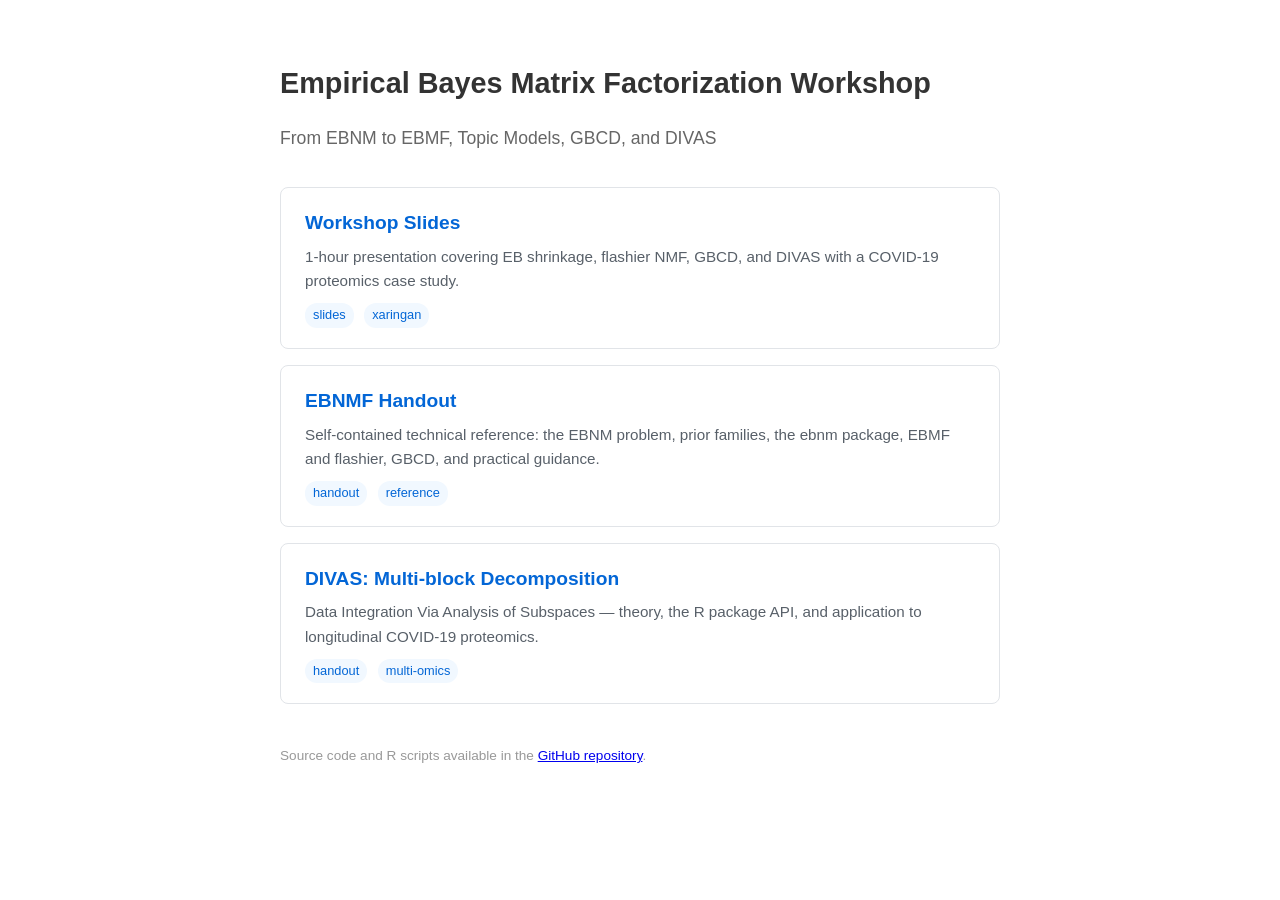
<file: docs/index.html>
<!DOCTYPE html>
<html lang="en">
<head>
  <meta charset="UTF-8">
  <meta name="viewport" content="width=device-width, initial-scale=1.0">
  <title>EBNMF Workshop Materials</title>
  <style>
    body {
      font-family: -apple-system, BlinkMacSystemFont, "Segoe UI", Roboto, Helvetica, Arial, sans-serif;
      max-width: 720px;
      margin: 60px auto;
      padding: 0 20px;
      line-height: 1.6;
      color: #333;
    }
    h1 { font-size: 1.8em; margin-bottom: 0.3em; }
    .subtitle { color: #666; font-size: 1.1em; margin-bottom: 2em; }
    .card {
      border: 1px solid #e1e4e8;
      border-radius: 8px;
      padding: 20px 24px;
      margin-bottom: 16px;
      text-decoration: none;
      display: block;
      color: inherit;
      transition: border-color 0.2s, box-shadow 0.2s;
    }
    .card:hover {
      border-color: #0366d6;
      box-shadow: 0 2px 8px rgba(3,102,214,0.15);
    }
    .card h2 { margin: 0 0 6px 0; font-size: 1.2em; color: #0366d6; }
    .card p { margin: 0; color: #586069; font-size: 0.95em; }
    .tag {
      display: inline-block;
      background: #f1f8ff;
      color: #0366d6;
      font-size: 0.8em;
      padding: 2px 8px;
      border-radius: 12px;
      margin-right: 6px;
    }
    footer { margin-top: 3em; color: #999; font-size: 0.85em; }
  </style>
</head>
<body>
  <h1>Empirical Bayes Matrix Factorization Workshop</h1>
  <p class="subtitle">From EBNM to EBMF, Topic Models, GBCD, and DIVAS</p>

  <a class="card" href="slides_workshop.html">
    <h2>Workshop Slides</h2>
    <p>1-hour presentation covering EB shrinkage, flashier NMF, GBCD, and DIVAS with a COVID-19 proteomics case study.</p>
    <div style="margin-top: 8px;">
      <span class="tag">slides</span>
      <span class="tag">xaringan</span>
    </div>
  </a>

  <a class="card" href="EBNMF.html">
    <h2>EBNMF Handout</h2>
    <p>Self-contained technical reference: the EBNM problem, prior families, the ebnm package, EBMF and flashier, GBCD, and practical guidance.</p>
    <div style="margin-top: 8px;">
      <span class="tag">handout</span>
      <span class="tag">reference</span>
    </div>
  </a>

  <a class="card" href="DIVAS.html">
    <h2>DIVAS: Multi-block Decomposition</h2>
    <p>Data Integration Via Analysis of Subspaces &mdash; theory, the R package API, and application to longitudinal COVID-19 proteomics.</p>
    <div style="margin-top: 8px;">
      <span class="tag">handout</span>
      <span class="tag">multi-omics</span>
    </div>
  </a>

  <footer>
    <p>Source code and R scripts available in the <a href="https://github.com/jiadongm/EBNMF-workshop">GitHub repository</a>.</p>
  </footer>
</body>
</html>
</file>
